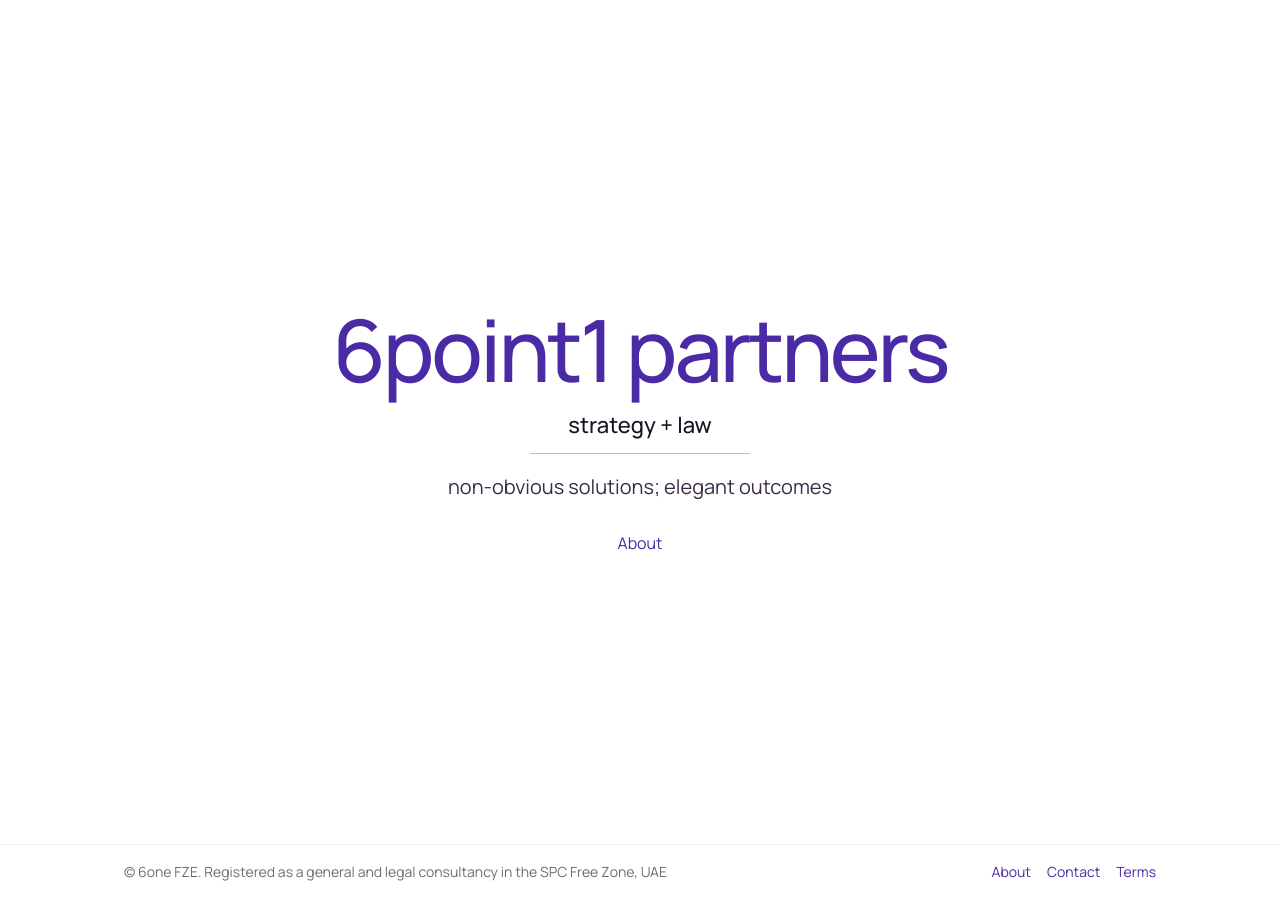
<file: index.html>
<!-- index.html -->
<!doctype html>
<html lang="en">

<head>
  <meta charset="utf-8" />
  <meta name="viewport" content="width=device-width, initial-scale=1" />
  <title>6point1 partners</title>
  <meta name="description" content="6point1 partners— strategy + law. non-obvious answers to worthwhile questions." />
  <link rel="preconnect" href="https://fonts.googleapis.com">
  <link rel="preconnect" href="https://fonts.gstatic.com" crossorigin>
  <link href="https://fonts.googleapis.com/css2?family=Manrope:wght@400;500&display=swap" rel="stylesheet">
  <link rel="stylesheet" href="styles.css" />
</head>

<body>
  <div class="page">
    <main class="hero" aria-label="Homepage">
      <div class="hero-inner">
        <h1 class="wordmark">6point1 partners</h1>
        <p class="tag1">strategy + law</p>
        <div class="divider" role="separator" aria-hidden="true"></div>
        <p class="tag2">non-obvious solutions; elegant outcomes</p>

        <nav class="hero-links" aria-label="Primary links">
          <a href="about.html">About</a>
        </nav>
      </div>
    </main>

    <footer class="footer" aria-label="Footer">
      <div class="footer-inner">
        <div class="footer-left">© 6one FZE. Registered as a general and legal consultancy in the SPC Free Zone, UAE</div>
        <div class="footer-right">
          <a href="about.html">About</a>
          <a href="contact.html">Contact</a>
          <a href="terms.html">Terms</a>
        </div>
      </div>
    </footer>
  </div>
</body>

</html>
</file>
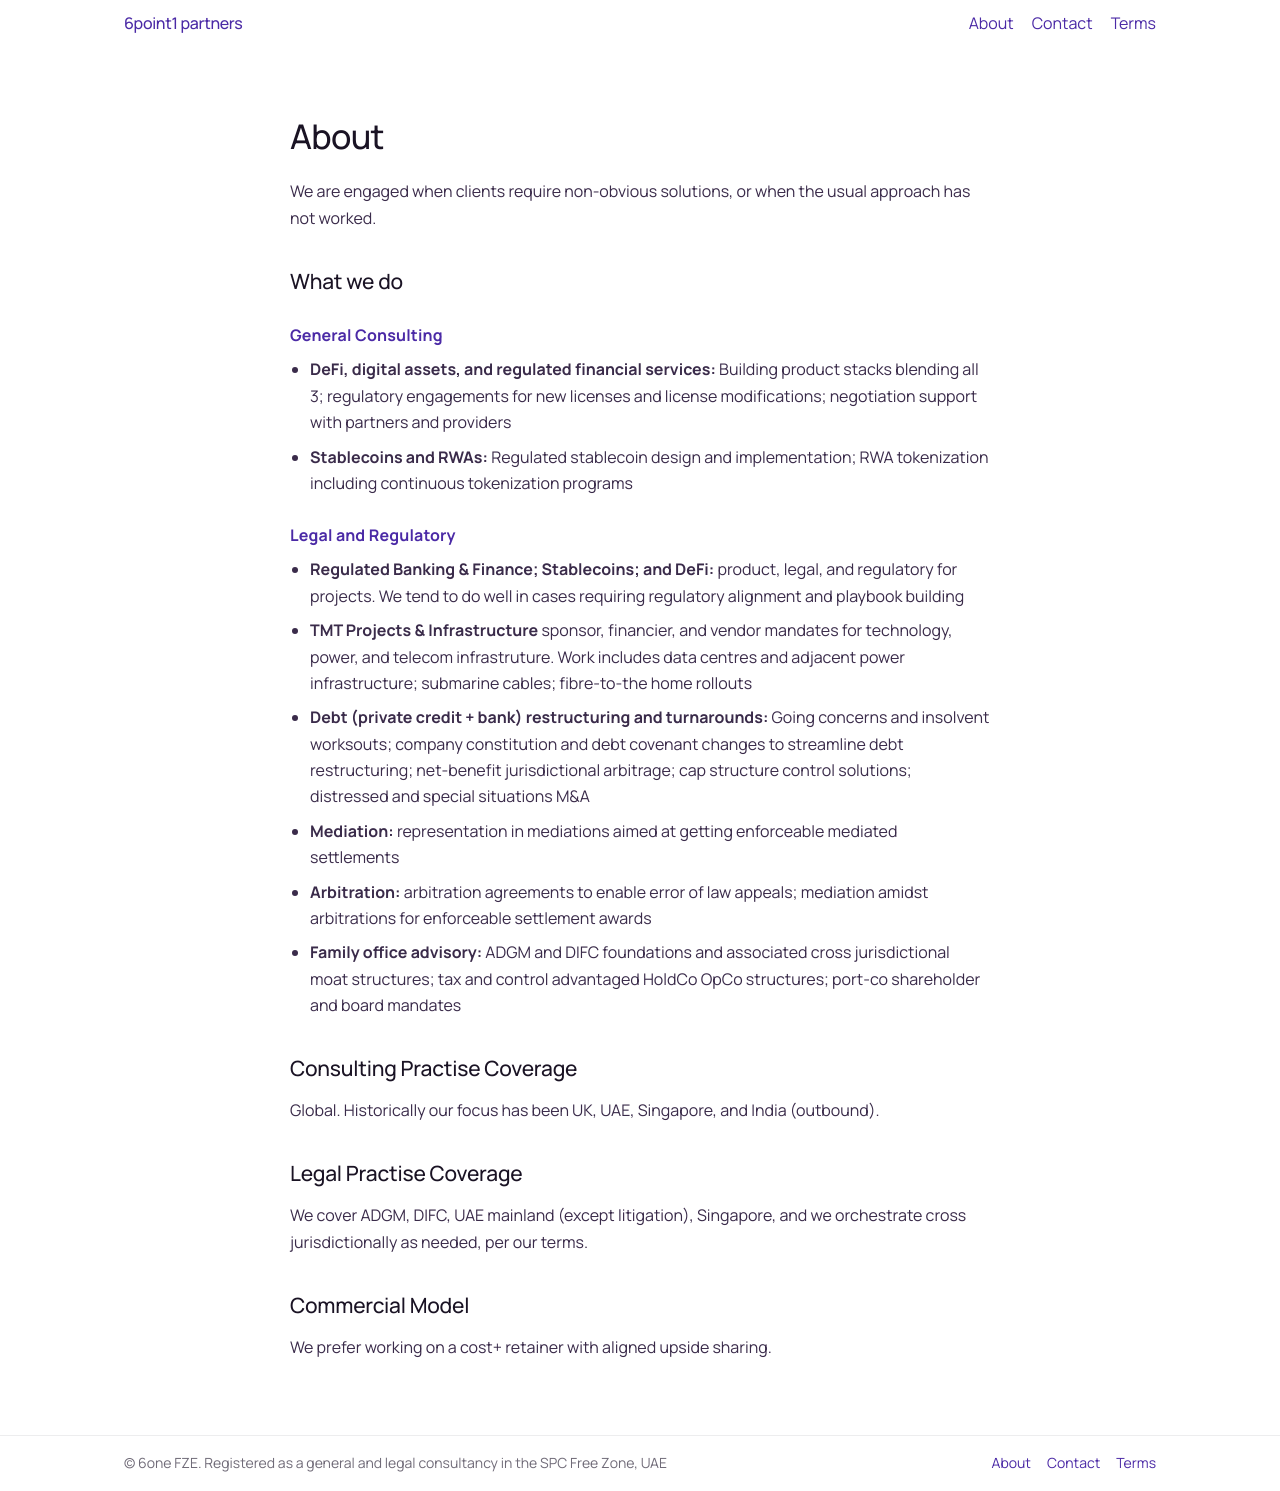
<file: about.html>
<!-- about.html -->
<!doctype html>
<html lang="en">

<head>
  <meta charset="utf-8" />
  <meta name="viewport" content="width=device-width, initial-scale=1" />
  <title>About — 6point1 partners</title>
  <meta name="description" content="About 6point1 partners" />
  <link rel="preconnect" href="https://fonts.googleapis.com">
  <link rel="preconnect" href="https://fonts.gstatic.com" crossorigin>
  <link href="https://fonts.googleapis.com/css2?family=Manrope:wght@400;500&display=swap" rel="stylesheet">
  <link rel="stylesheet" href="styles.css" />
</head>

<body>
  <div class="page">
    <header class="wrap topbar" aria-label="Header">
      <div class="brand"><a href="index.html">6point1 partners</a></div>
      <nav class="nav" aria-label="Navigation">
        <a href="about.html" aria-current="page">About</a>
        <a href="contact.html">Contact</a>
        <a href="terms.html">Terms</a>
      </nav>
    </header>

    <main class="wrap reading" aria-label="About">
      <div class="reading-inner">
        <h1 class="h1">About</h1>

        <p class="p">We are engaged when clients require non-obvious solutions, or when the usual approach has not
          worked.</p>

        <h2 class="h1-section">What we do</h2>

        <h3 class="h2"><b>General Consulting</b></h3>
        <ul class="ul">
          <li><b>DeFi, digital assets, and regulated financial services:</b> Building product stacks blending all 3; regulatory engagements for new licenses and license modifications; negotiation support with partners and providers</li>
          
          <li><b>Stablecoins and RWAs:</b> Regulated stablecoin design and implementation; RWA tokenization including continuous tokenization programs</li>
        </ul>

        <h3 class="h2"><b>Legal and Regulatory</b></h3>
        <ul class="ul">
          <li><b>Regulated Banking & Finance; Stablecoins; and DeFi:</b> product, legal, and regulatory for projects. We tend to do well in cases requiring regulatory alignment and playbook building</li>
          
          <li><b>TMT Projects & Infrastructure</b> sponsor, financier, and vendor mandates for technology, power, and telecom infrastruture. Work includes data centres and adjacent power infrastructure; submarine cables; fibre-to-the home rollouts</li>
          
          <li><b>Debt (private credit + bank) restructuring and turnarounds:</b> Going concerns and insolvent worksouts; company constitution and debt covenant changes to streamline debt restructuring; net-benefit jurisdictional arbitrage; cap structure control solutions; distressed and special situations M&A</li>
          
          <li><b>Mediation:</b> representation in mediations aimed at getting enforceable mediated settlements</li>
          
          <li><b>Arbitration:</b> arbitration agreements to enable error of law appeals; mediation amidst arbitrations for enforceable settlement awards</li>

          <li><b>Family office advisory:</b> ADGM and DIFC foundations and associated cross jurisdictional moat structures; tax and control advantaged HoldCo OpCo structures;
            port-co shareholder and board mandates</li>
        </ul>

        <h2 class="h1-section">Consulting Practise Coverage</h2>
        <p class="p">Global. Historically our focus has been UK, UAE, Singapore, and India (outbound).</p>

        <h2 class="h1-section">Legal Practise Coverage</h2>
        <p class="p">We cover ADGM, DIFC, UAE mainland (except litigation), Singapore, and we orchestrate cross jurisdictionally as needed, per our terms.</p>
          
        <h2 class="h1-section">Commercial Model</h2>
        <p class="p">We prefer working on a cost+ retainer with aligned upside sharing.</p>
      </div>
    </main>

    <footer class="footer" aria-label="Footer">
      <div class="footer-inner">
        <div class="footer-left">© 6one FZE. Registered as a general and legal consultancy in the SPC Free Zone, UAE</div>
        <div class="footer-right">
          <a href="about.html" aria-current="page">About</a>
          <a href="contact.html">Contact</a>
          <a href="terms.html">Terms</a>
        </div>
      </div>
    </footer>
  </div>
</body>

</html>
</file>
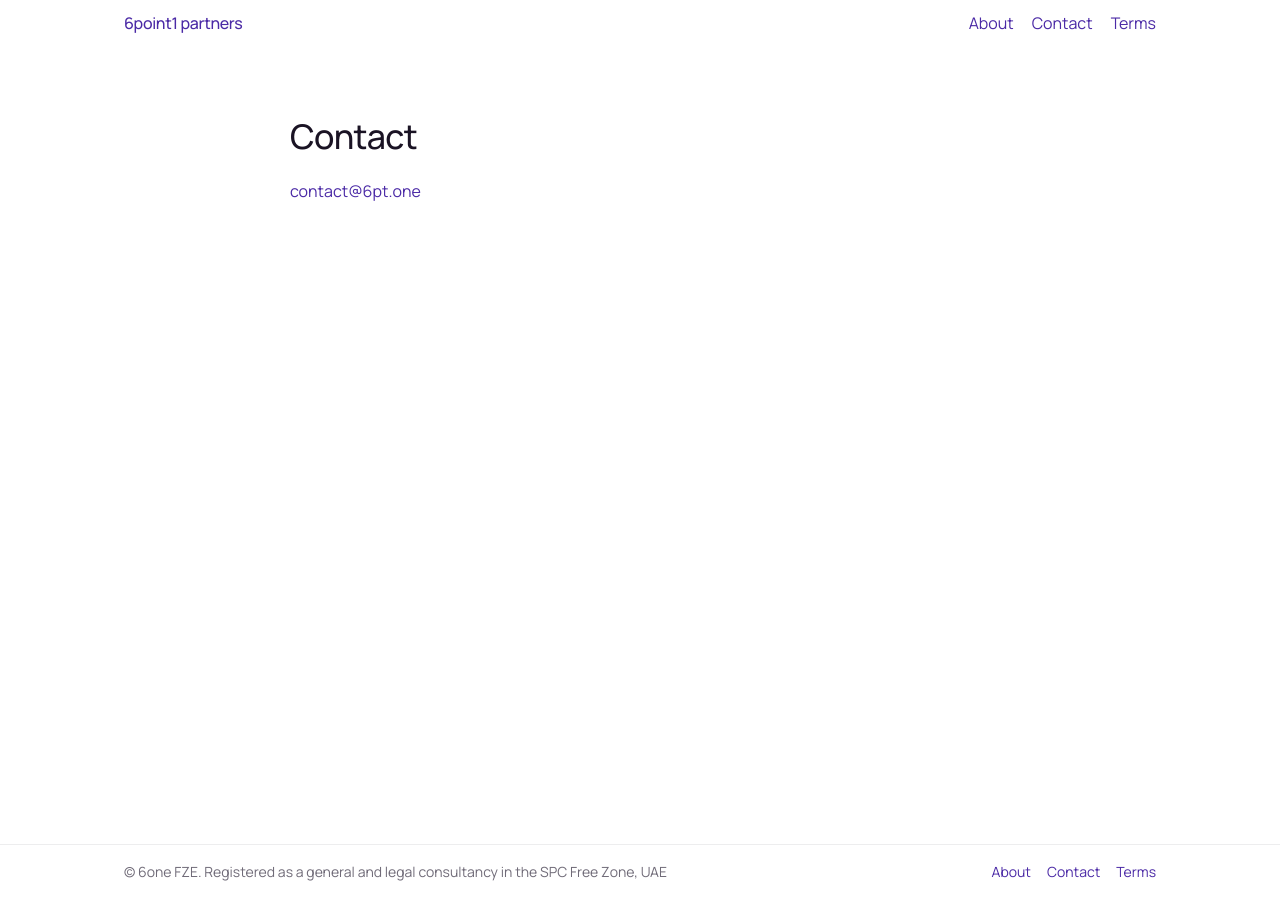
<file: contact.html>
<!-- contact.html -->
<!doctype html>
<html lang="en">

<head>
  <meta charset="utf-8" />
  <meta name="viewport" content="width=device-width, initial-scale=1" />
  <title>Contact — 6point1 partners</title>
  <meta name="description" content="Contact 6point1 partners" />
  <link rel="preconnect" href="https://fonts.googleapis.com">
  <link rel="preconnect" href="https://fonts.gstatic.com" crossorigin>
  <link href="https://fonts.googleapis.com/css2?family=Manrope:wght@400;500&display=swap" rel="stylesheet">
  <link rel="stylesheet" href="styles.css" />
</head>

<body>
  <div class="page">
    <header class="wrap topbar" aria-label="Header">
      <div class="brand"><a href="index.html">6point1 partners</a></div>
      <nav class="nav" aria-label="Navigation">
        <a href="about.html">About</a>
        <a href="contact.html" aria-current="page">Contact</a>
        <a href="terms.html">Terms</a>
      </nav>
    </header>

    <main class="wrap reading" aria-label="Contact">
      <div class="reading-inner">
        <h1 class="h1">Contact</h1>
        <p class="p"> <a href="mailto:contact@6pt.one">contact@6pt.one</a></p>
      </div>
    </main>

    <footer class="footer" aria-label="Footer">
      <div class="footer-inner">
        <div class="footer-left">© 6one FZE. Registered as a general and legal consultancy in the SPC Free Zone, UAE</div>
        <div class="footer-right">
          <a href="about.html">About</a>
          <a href="contact.html" aria-current="page">Contact</a>
          <a href="terms.html">Terms</a>
        </div>
      </div>
    </footer>
  </div>
</body>

</html>
</file>
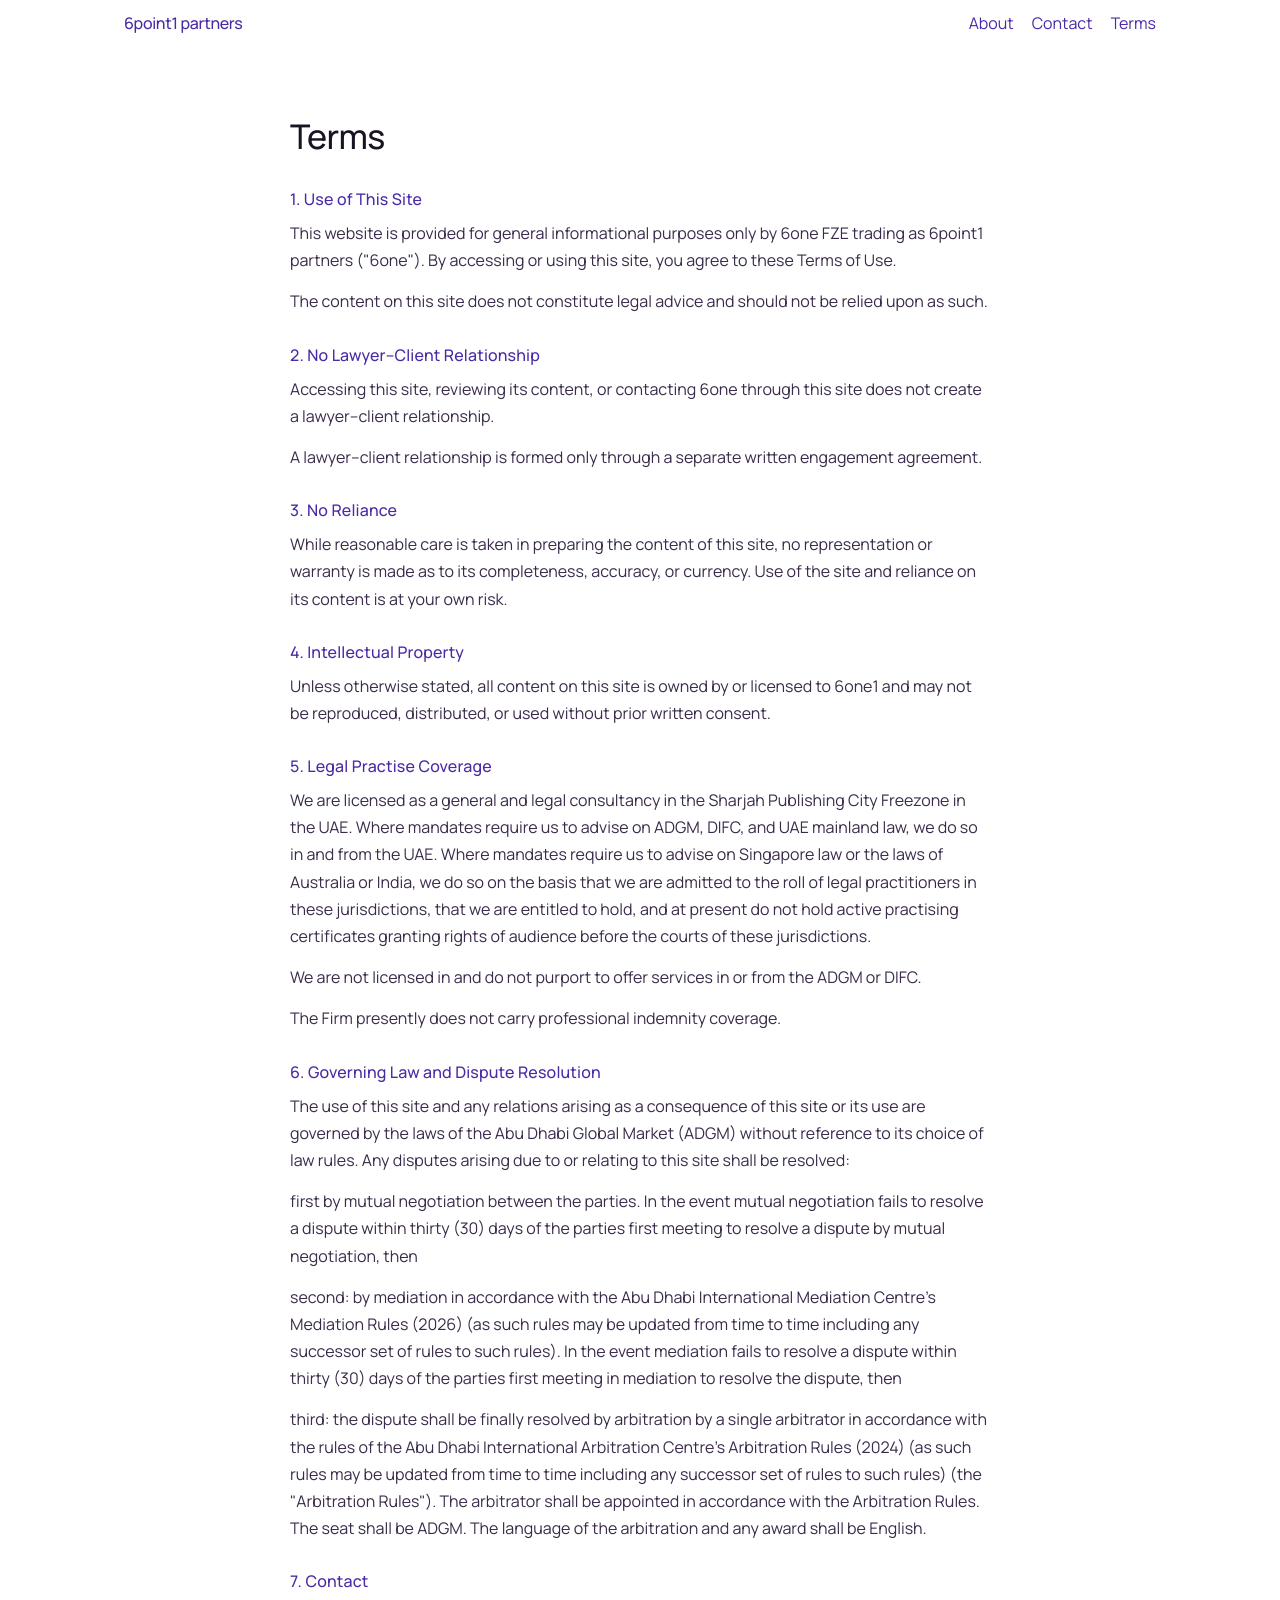
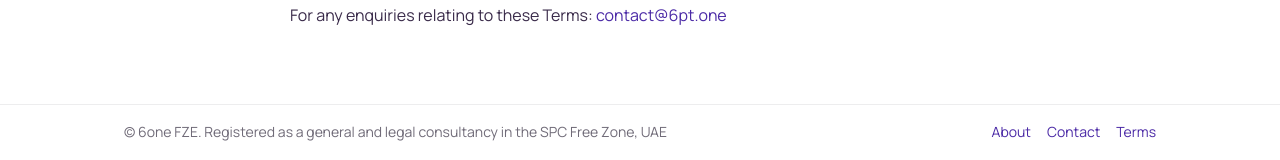
<file: terms.html>
<!-- terms.html -->
<!doctype html>
<html lang="en">

<head>
  <meta charset="utf-8" />
  <meta name="viewport" content="width=device-width, initial-scale=1" />
  <title>Terms — 6point1 partners</title>
  <meta name="description" content="Terms of use for 6one.one (the "Site") and information provided at or obtained through the Site." />
  <link rel="preconnect" href="https://fonts.googleapis.com">
  <link rel="preconnect" href="https://fonts.gstatic.com" crossorigin>
  <link href="https://fonts.googleapis.com/css2?family=Manrope:wght@400;500&display=swap" rel="stylesheet">
  <link rel="stylesheet" href="styles.css" />
</head>

<body>
  <div class="page">
    <header class="wrap topbar" aria-label="Header">
      <div class="brand"><a href="index.html">6point1 partners</a></div>
      <nav class="nav" aria-label="Navigation">
        <a href="about.html">About</a>
        <a href="contact.html">Contact</a>
        <a href="terms.html" aria-current="page">Terms</a>
      </nav>
    </header>

    <main class="wrap reading" aria-label="Terms">
      <div class="reading-inner">
        <h1 class="h1">Terms</h1>

        <h2 class="h2">1. Use of This Site</h2>
        <p class="p">This website is provided for general informational purposes only by 6one FZE trading as 6point1 partners ("6one"). By accessing or using this site,
          you agree to these Terms of Use.</p>
        <p class="p">The content on this site does not constitute legal advice and should not be relied upon as such.
        </p>

        <h2 class="h2">2. No Lawyer–Client Relationship</h2>
        <p class="p">Accessing this site, reviewing its content, or contacting 6one through this site does not create a
          lawyer–client relationship.</p>
        <p class="p">A lawyer–client relationship is formed only through a separate written engagement agreement.</p>

        <h2 class="h2">3. No Reliance</h2>
        <p class="p">While reasonable care is taken in preparing the content of this site, no representation or warranty
          is made as to its completeness, accuracy, or currency. Use of the site and reliance on its content is at your
          own risk.</p>

        <h2 class="h2">4. Intellectual Property</h2>
        <p class="p">Unless otherwise stated, all content on this site is owned by or licensed to 6one1 and may not be
          reproduced, distributed, or used without prior written consent.</p>

        <h2 class="h2">5. Legal Practise Coverage</h2>
        <p class="p">We are licensed as a general and legal consultancy in the Sharjah Publishing City Freezone in the UAE. 
        Where mandates require us to advise on ADGM, DIFC, and UAE mainland law, we do so in and from the UAE.
        Where mandates require us to advise on Singapore law or the laws of Australia or India, we do so on the basis that
        we are admitted to the roll of legal practitioners in these jurisdictions, that we are entitled to hold, and at present
        do not hold active practising certificates granting rights of audience before the courts of these jurisdictions.</p>  
        <p class="p">We are not licensed in and do not purport to offer services in or from the ADGM or DIFC.</p>
        <p class="p">The Firm presently does not carry professional indemnity coverage.</p>

        <h2 class="h2">6. Governing Law and Dispute Resolution</h2>
        <p class="p">The use of this site and any relations arising as a consequence of this site or its use are
          governed by the laws of the Abu Dhabi Global Market (ADGM) without reference to its choice of law rules. Any
          disputes arising due to or relating to this site shall be resolved:</p>

        <p class="p">first by mutual negotiation between the parties. In the event mutual negotiation fails to resolve a
          dispute within thirty (30) days of the parties first meeting to resolve a dispute by mutual negotiation, then
        </p>

        <p class="p">second: by mediation in accordance with the Abu Dhabi International Mediation Centre's Mediation
          Rules (2026) (as such rules may be updated from time to time including any successor set of rules to such
          rules). In the event mediation fails to resolve a dispute within thirty (30) days of the parties first meeting
          in mediation to resolve the dispute, then</p>

        <p class="p">third: the dispute shall be finally resolved by arbitration by a single arbitrator in accordance
          with the rules of the Abu Dhabi International Arbitration Centre's Arbitration Rules (2024) (as such rules may
          be updated from time to time including any successor set of rules to such rules) (the "Arbitration Rules").
          The arbitrator shall be appointed in accordance with the Arbitration Rules. The seat shall be ADGM. The
          language of the arbitration and any award shall be English.</p>

        <h2 class="h2">7. Contact</h2>
        <p class="p">For any enquiries relating to these Terms: <a
            href="mailto:contact@6one.one">contact@6pt.one</a></p>
      </div>
    </main>

    <footer class="footer" aria-label="Footer">
      <div class="footer-inner">
        <div class="footer-left">© 6one FZE. Registered as a general and legal consultancy in the SPC Free Zone, UAE</div>
        <div class="footer-right">
          <a href="about.html">About</a>
          <a href="contact.html">Contact</a>
          <a href="terms.html" aria-current="page">Terms</a>
        </div>
      </div>
    </footer>
  </div>
</body>

</html>
</file>
<file: styles.css>
/* styles.css */
/* 6point1 — locked system: no containers, no shadows, no noise */

:root {
  --bg-1: #ffffff;
  /* white */
  --bg-2: #ffffff;
  /* white */
  --bg-3: #ffffff;
  /* white */
  --text: #1a1324;
  /* deep violet-charcoal */
  --muted: #3a2b4a;
  /* slightly lighter */
  --brand: #4b2aa6;
  /* closer to Kraken purple */
  --line: rgba(75, 42, 166, 0.35);
  --link: var(--brand);
  --link-hover: var(--brand);
  --max: 1080px;
  --read: 700px;
}

* {
  box-sizing: border-box;
}

html,
body {
  height: 100%;
}

body {
  margin: 0;
  font-family: "Manrope", ui-sans-serif, system-ui, -apple-system, "Segoe UI", Roboto, Helvetica, Arial, "Apple Color Emoji", "Segoe UI Emoji";
  font-weight: 400;
  color: var(--text);
  background: linear-gradient(180deg, var(--bg-1) 0%, var(--bg-2) 52%, var(--bg-3) 100%);
  text-rendering: geometricPrecision;
  -webkit-font-smoothing: antialiased;
  -moz-osx-font-smoothing: grayscale;
}

a {
  color: var(--link);
  text-decoration: none;
  text-underline-offset: 4px;
}

a:hover {
  color: var(--link-hover);
  text-decoration: underline;
}

a:focus-visible {
  outline: 2px solid rgba(75, 42, 166, 0.35);
  outline-offset: 3px;
  border-radius: 6px;
}

.page {
  min-height: 100vh;
  display: flex;
  flex-direction: column;
}

.wrap {
  width: 100%;
  max-width: var(--max);
  margin: 0 auto;
  padding: 36px 24px;
}

/* Top bar for inner pages */
.topbar {
  display: flex;
  align-items: baseline;
  justify-content: space-between;
  gap: 18px;
  padding-top: 12px;
}

.brand {
  font-weight: 500;
  letter-spacing: -0.02em;
  color: var(--brand);
}

.brand a {
  color: var(--brand);
  text-decoration: none;
}

.brand a:hover {
  text-decoration: none;
}

.nav {
  display: flex;
  gap: 18px;
  align-items: baseline;
  justify-content: flex-end;
  flex-wrap: wrap;
}

.nav a {
  font-weight: 400;
}

main {
  flex: 1;
}

/* Homepage centered composition */
.hero {
  flex: 1;
  display: grid;
  place-items: center;
  padding: 56px 0 40px;
}

.hero-inner {
  text-align: center;
  width: 100%;
  max-width: 880px;
  padding: 0 12px;
}

.wordmark {
  font-size: clamp(54px, 7vw, 86px);
  line-height: 1.02;
  letter-spacing: -0.035em;
  font-weight: 500;
  color: var(--brand);
  margin: 0 0 18px 0;
}

.tag1 {
  font-size: clamp(18px, 2.1vw, 22px);
  line-height: 1.25;
  font-weight: 500;
  /* slight emphasis per micro-adjustment */
  color: var(--text);
  margin: 0 0 14px 0;
}

.divider {
  width: min(220px, 44vw);
  height: 1px;
  background: var(--line);
  margin: 0 auto 18px;
}

.tag2 {
  font-size: clamp(16px, 2.0vw, 20px);
  line-height: 1.5;
  font-weight: 400;
  color: var(--muted);
  margin: 0;
  max-width: 44ch;
  margin-left: auto;
  margin-right: auto;
}

.hero-links {
  margin-top: 30px;
  display: inline-flex;
  gap: 18px;
  align-items: center;
  justify-content: center;
  flex-wrap: wrap;
}

.hero-links a {
  font-size: 16px;
  font-weight: 400;
}

/* Reading pages */
.reading {
  padding: 44px 0 60px;
}

.reading-inner {
  max-width: var(--read);
  margin: 0 auto;
}

.h1 {
  font-size: clamp(26px, 3.2vw, 34px);
  font-weight: 500;
  letter-spacing: -0.02em;
  margin: 0 0 18px 0;
  color: var(--text);
}

.h1-section {
  font-size: clamp(18px, 2.0vw, 21px);
  font-weight: 500;
  letter-spacing: -0.01em;
  margin: 36px 0 14px 0;
  color: var(--text);
}

.h2 {
  font-size: 16px;
  font-weight: 500;
  letter-spacing: 0.01em;
  margin: 28px 0 10px;
  color: var(--brand);
}

.p {
  margin: 0 0 14px 0;
  font-size: 16px;
  line-height: 1.7;
  color: var(--muted);
}

.ul {
  margin: 10px 0 16px 20px;
  padding: 0;
  color: var(--muted);
}

.ul li {
  margin: 8px 0;
  line-height: 1.65;
}

/* Footer */
.footer {
  width: 100%;
  border-top: 1px solid rgba(36, 27, 47, 0.08);
  padding: 18px 0;
}

.footer-inner {
  width: 100%;
  max-width: var(--max);
  margin: 0 auto;
  padding: 0 24px;
  display: flex;
  align-items: baseline;
  justify-content: space-between;
  gap: 16px;
  flex-wrap: wrap;
}

.footer-left {
  font-size: 14px;
  color: rgba(36, 27, 47, 0.65);
}

.footer-right {
  display: flex;
  gap: 16px;
  flex-wrap: wrap;
}

.footer-right a {
  font-size: 14px;
}

/* Small screens */
@media (max-width: 520px) {
  .wrap {
    padding: 28px 18px;
  }

  .topbar {
    flex-direction: column;
    align-items: flex-start;
    gap: 10px;
  }

  .nav {
    justify-content: flex-start;
  }

  .hero {
    padding: 44px 0 28px;
  }

  .hero-links {
    gap: 14px;
  }
}
</file>
